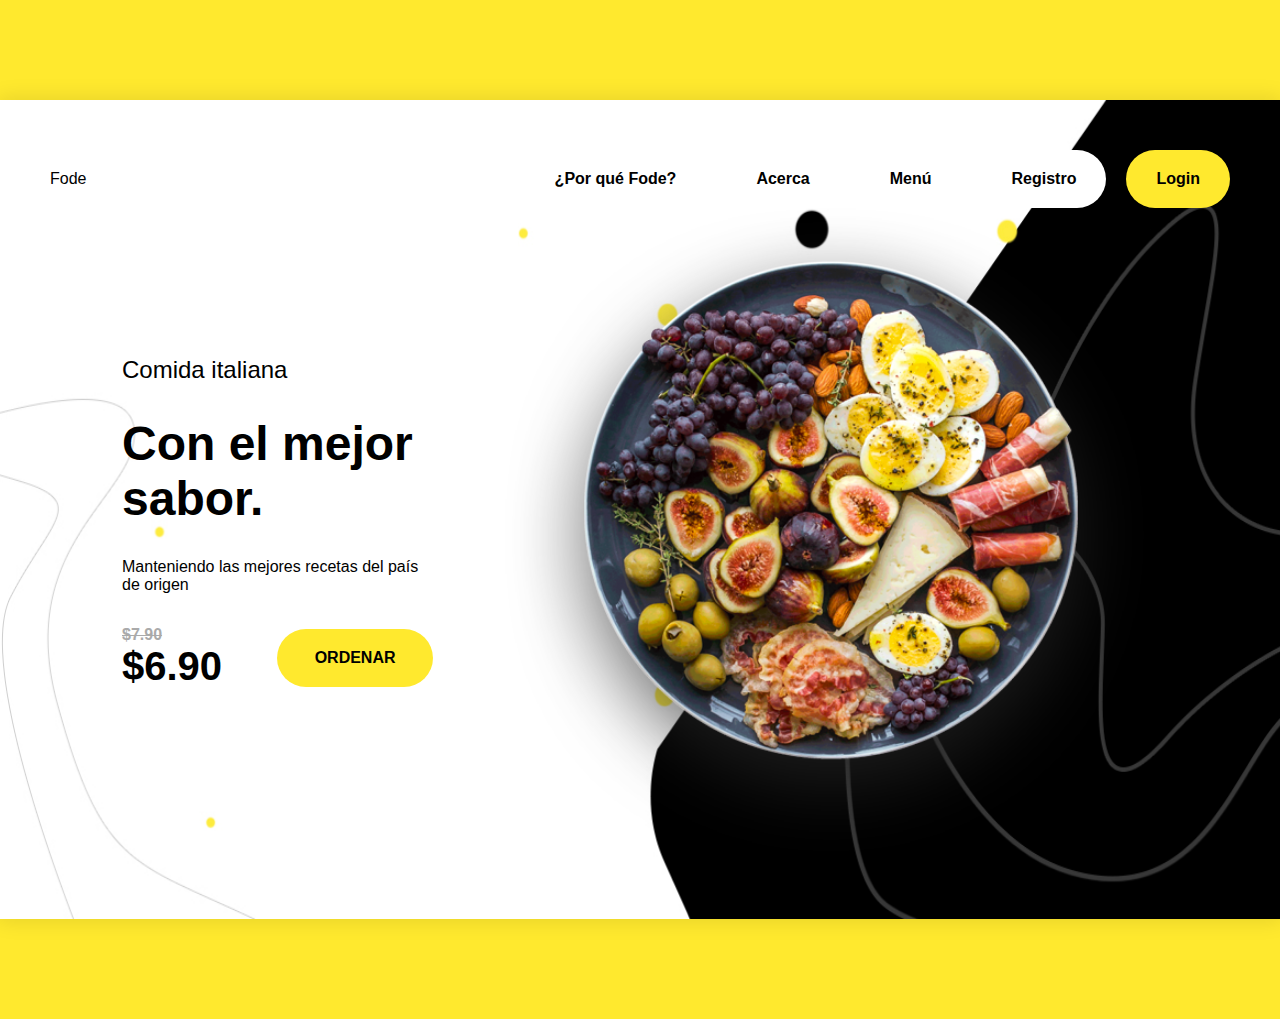
<file: index.html>
<!DOCTYPE html>
<html lang="en">
<head>
    <meta charset="UTF-8">
    <meta name="viewport" content="width=device-width, initial-scale=1.0">
    <title>Tutorial SASS</title>
    <link rel="stylesheet" href="public/css/main.css">
</head>
<body>
    <div class="container">
        <header>
            <!--agregando algo random si -->
            <nav>
                    <a href="#" class="logo">Fode</a>
                </h1>
                <ul>
                    <li><a href="#">¿Por qué Fode?</a></li>
                    <li><a href="#">Acerca</a></li>
                    <li><a href="#">Menú</a></li>
                    <li><a href="#">Registro</a></li>
                    <li><a href="#" class="btn btn-cta">Login</a></li>
                </ul>
            </nav>
        </header>

        <div class="main-screen">
            <div class="row">
                <div class="col-30 m-9">
                    <h3>Comida italiana</h3>
                    <h2 class="py-4">Con el mejor sabor.</h2>
                    <p class="">
                        Manteniendo las mejores recetas del país de origen 
                    </p>

                    <div class="row py-4">
                        <div class="col">
                            <div class="prices w-75 m-auto">
                                <div class="prev">$7.90</div>
                                <div class="now">$6.90</div>
                            </div>
                        </div>
                        <div class="col">
                            <div>
                                <a href="#" class="btn btn-cta shadow">
                                    ORDENAR
                                </a>
                            </div>
                        </div>
                    </div>
                </div>

                <div class="col-70">
                    <img src="public/food.png" width="90%" alt="">
                </div>
            </div>
        </div>
    </div>
</body>
</html>
</file>
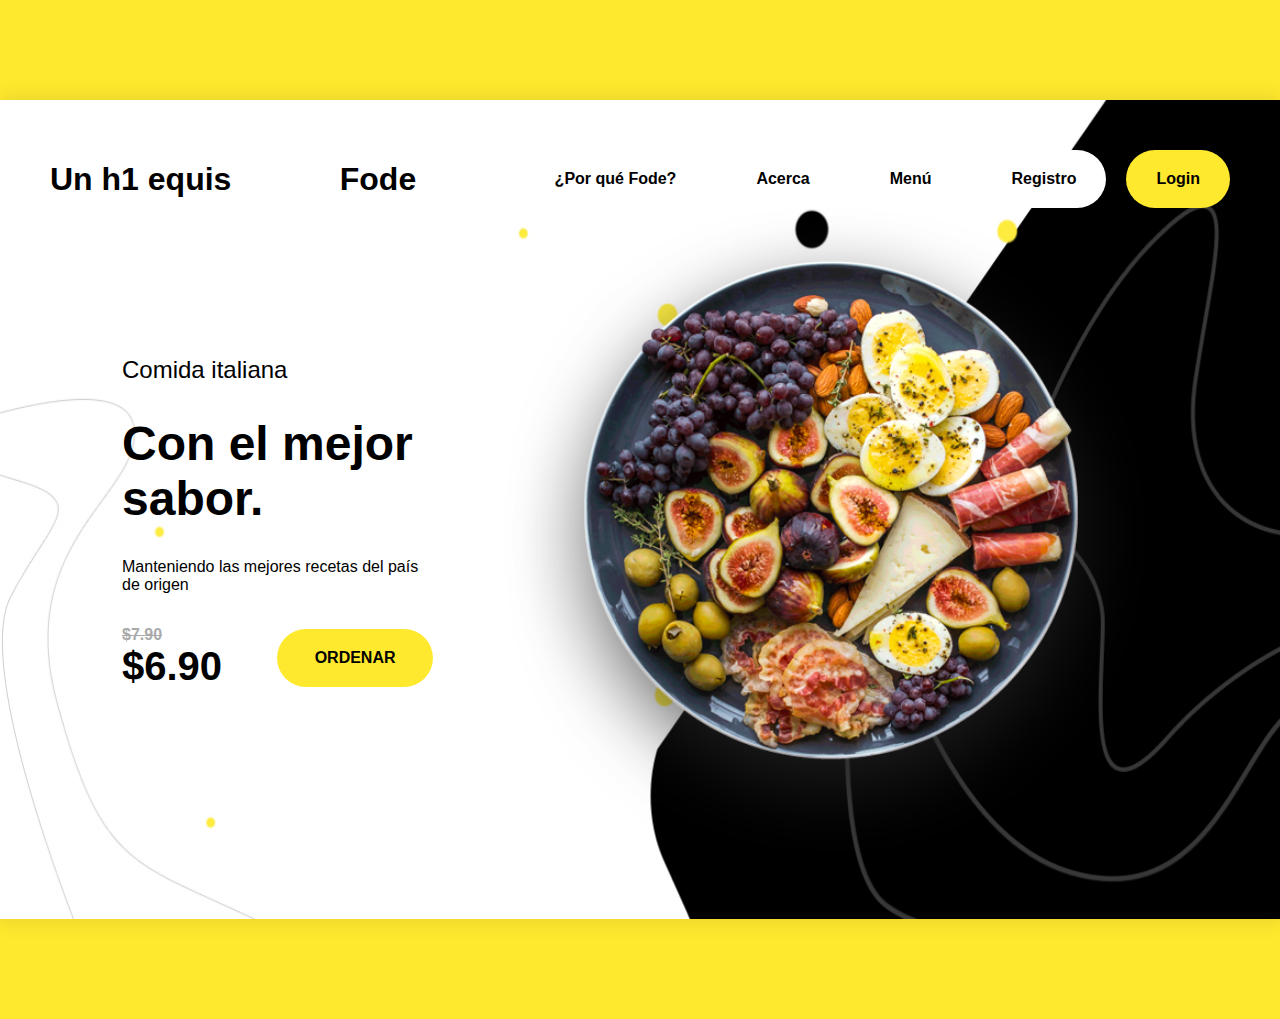
<file: public/index.html>
<!DOCTYPE html>
<html lang="en">
<head>
    <meta charset="UTF-8">
    <meta name="viewport" content="width=device-width, initial-scale=1.0">
    <title>Tutorial SASS</title>
    <link rel="stylesheet" href="css/main.css">
</head>
<body>
    <div class="container">
        <header>
            <!--agregando algo random si -->
            <nav>
                <h1>Un h1 equis </h1>
                <!--otro comentario random para el html-->
                <h1>
                    <a href="#" class="logo">Fode</a>
                </h1>
                <ul>
                    <li><a href="#">¿Por qué Fode?</a></li>
                    <li><a href="#">Acerca</a></li>
                    <li><a href="#">Menú</a></li>
                    <li><a href="#">Registro</a></li>
                    <li><a href="#" class="btn btn-cta">Login</a></li>
                </ul>
            </nav>
        </header>

        <div class="main-screen">
            <div class="row">
                <div class="col-30 m-9">
                    <h3>Comida italiana</h3>
                    <h2 class="py-4">Con el mejor sabor.</h2>
                    <p class="">
                        Manteniendo las mejores recetas del país de origen 
                    </p>

                    <div class="row py-4">
                        <div class="col">
                            <div class="prices w-75 m-auto">
                                <div class="prev">$7.90</div>
                                <div class="now">$6.90</div>
                            </div>
                        </div>
                        <div class="col">
                            <div>
                                <a href="#" class="btn btn-cta shadow">
                                    ORDENAR
                                </a>
                            </div>
                        </div>
                    </div>
                </div>

                <div class="col-70">
                    <img src="food.png" width="90%" alt="">
                </div>
            </div>
        </div>
    </div>
</body>
</html>
</file>
<file: public/css/main.css>
.btn.btn-cta {
  background-color: #ffe92e;
  color: black;
  border-radius: 50px;
  padding: 20px 30px;
  text-align: center;
  display: flex;
  align-items: center;
  justify-content: space-around;
  font-weight: bolder;
}
.btn.btn-cta:hover {
  background-color: black;
  color: white;
  border-radius: 50px;
  padding: 20px 30px;
  text-align: center;
  display: flex;
  align-items: center;
  justify-content: space-around;
  font-weight: bolder;
  box-shadow: 0 2px 10px 0 rgba(0, 0, 0, 0.6);
}
.btn:hover {
  background-color: white;
  color: black;
  border-radius: 50px;
  padding: 20px 30px;
  text-align: center;
  display: flex;
  align-items: center;
  justify-content: space-around;
  font-weight: bolder;
  box-shadow: 0 2px 10px 0 rgba(0, 0, 0, 0.6);
}

.row {
  display: flex;
  align-items: center;
}
.row .col {
  width: 50%;
}
.row .col-30 {
  width: 30%;
}
.row .col-70 {
  width: 70%;
}

.m-auto {
  margin: 0 auto;
}

.m-1 {
  margin: 8px;
}

.m-2 {
  margin: 16px;
}

.m-3 {
  margin: 24px;
}

.m-4 {
  margin: 32px;
}

.m-5 {
  margin: 40px;
}

.m-6 {
  margin: 48px;
}

.m-7 {
  margin: 56px;
}

.m-8 {
  margin: 64px;
}

.m-9 {
  margin: 72px;
}

.p-1 {
  padding: 8px;
}

.p-2 {
  padding: 16px;
}

.p-3 {
  padding: 24px;
}

.p-4 {
  padding: 32px;
}

.p-5 {
  padding: 40px;
}

.p-6 {
  padding: 48px;
}

.p-7 {
  padding: 56px;
}

.p-8 {
  padding: 64px;
}

.p-9 {
  padding: 72px;
}

.py-1 {
  padding: 8px 0;
}

.py-2 {
  padding: 16px 0;
}

.py-3 {
  padding: 24px 0;
}

.py-4 {
  padding: 32px 0;
}

.py-5 {
  padding: 40px 0;
}

.py-6 {
  padding: 48px 0;
}

.py-7 {
  padding: 56px 0;
}

.py-8 {
  padding: 64px 0;
}

.py-9 {
  padding: 72px 0;
}

.w-1 {
  width: 25%;
}

.w-2 {
  width: 50%;
}

.w-3 {
  width: 75%;
}

.btn.btn-cta {
  background-color: #ffe92e;
  color: black;
  border-radius: 50px;
  padding: 20px 30px;
  text-align: center;
  display: flex;
  align-items: center;
  justify-content: space-around;
  font-weight: bolder;
}
.btn.btn-cta:hover {
  background-color: black;
  color: white;
  border-radius: 50px;
  padding: 20px 30px;
  text-align: center;
  display: flex;
  align-items: center;
  justify-content: space-around;
  font-weight: bolder;
  box-shadow: 0 2px 10px 0 rgba(0, 0, 0, 0.6);
}
.btn:hover {
  background-color: white;
  color: black;
  border-radius: 50px;
  padding: 20px 30px;
  text-align: center;
  display: flex;
  align-items: center;
  justify-content: space-around;
  font-weight: bolder;
  box-shadow: 0 2px 10px 0 rgba(0, 0, 0, 0.6);
}

* {
  padding: 0;
  margin: 0;
  box-sizing: border-box;
}

body {
  background-color: #ffe92e;
  font-family: Arial, Helvetica, sans-serif;
}

a {
  color: black;
  text-decoration: none;
}

h2 {
  font-weight: bolder;
  font-size: 48px;
}

h3 {
  font-weight: lighter;
  font-size: 24px;
}

.container {
  background-color: white;
  margin: 100px auto;
  width: 1280px;
  padding: 50px;
  box-shadow: 0 0 20px 2px rgba(0, 0, 0, 0.1);
  background-image: url(../bg.jpg);
  background-size: 100% 100%;
}

ul {
  padding: 0;
  margin: 0;
  list-style: none;
  display: -webkit-box;
  display: -ms-flexbox;
  display: flex;
  gap: 20px;
}
ul li a {
  background-color: white;
  color: black;
  border-radius: 50px;
  padding: 20px 30px;
  text-align: center;
  display: flex;
  align-items: center;
  justify-content: space-around;
  font-weight: bolder;
}
ul li a:hover {
  background-color: #aaa;
  color: white;
  border-radius: 50px;
  padding: 20px 30px;
  text-align: center;
  display: flex;
  align-items: center;
  justify-content: space-around;
  box-shadow: 0 2px 10px 0 rgba(0, 0, 0, 0.6);
}

header nav {
  display: flex;
  align-items: center;
  justify-content: space-between;
}

.prices .prev {
  font-size: 16px;
  font-weight: bolder;
  color: #aaa;
  text-decoration: line-through;
}
.prices .now {
  font-size: 40px;
  font-weight: bolder;
}

/*# sourceMappingURL=main.css.map */
</file>
